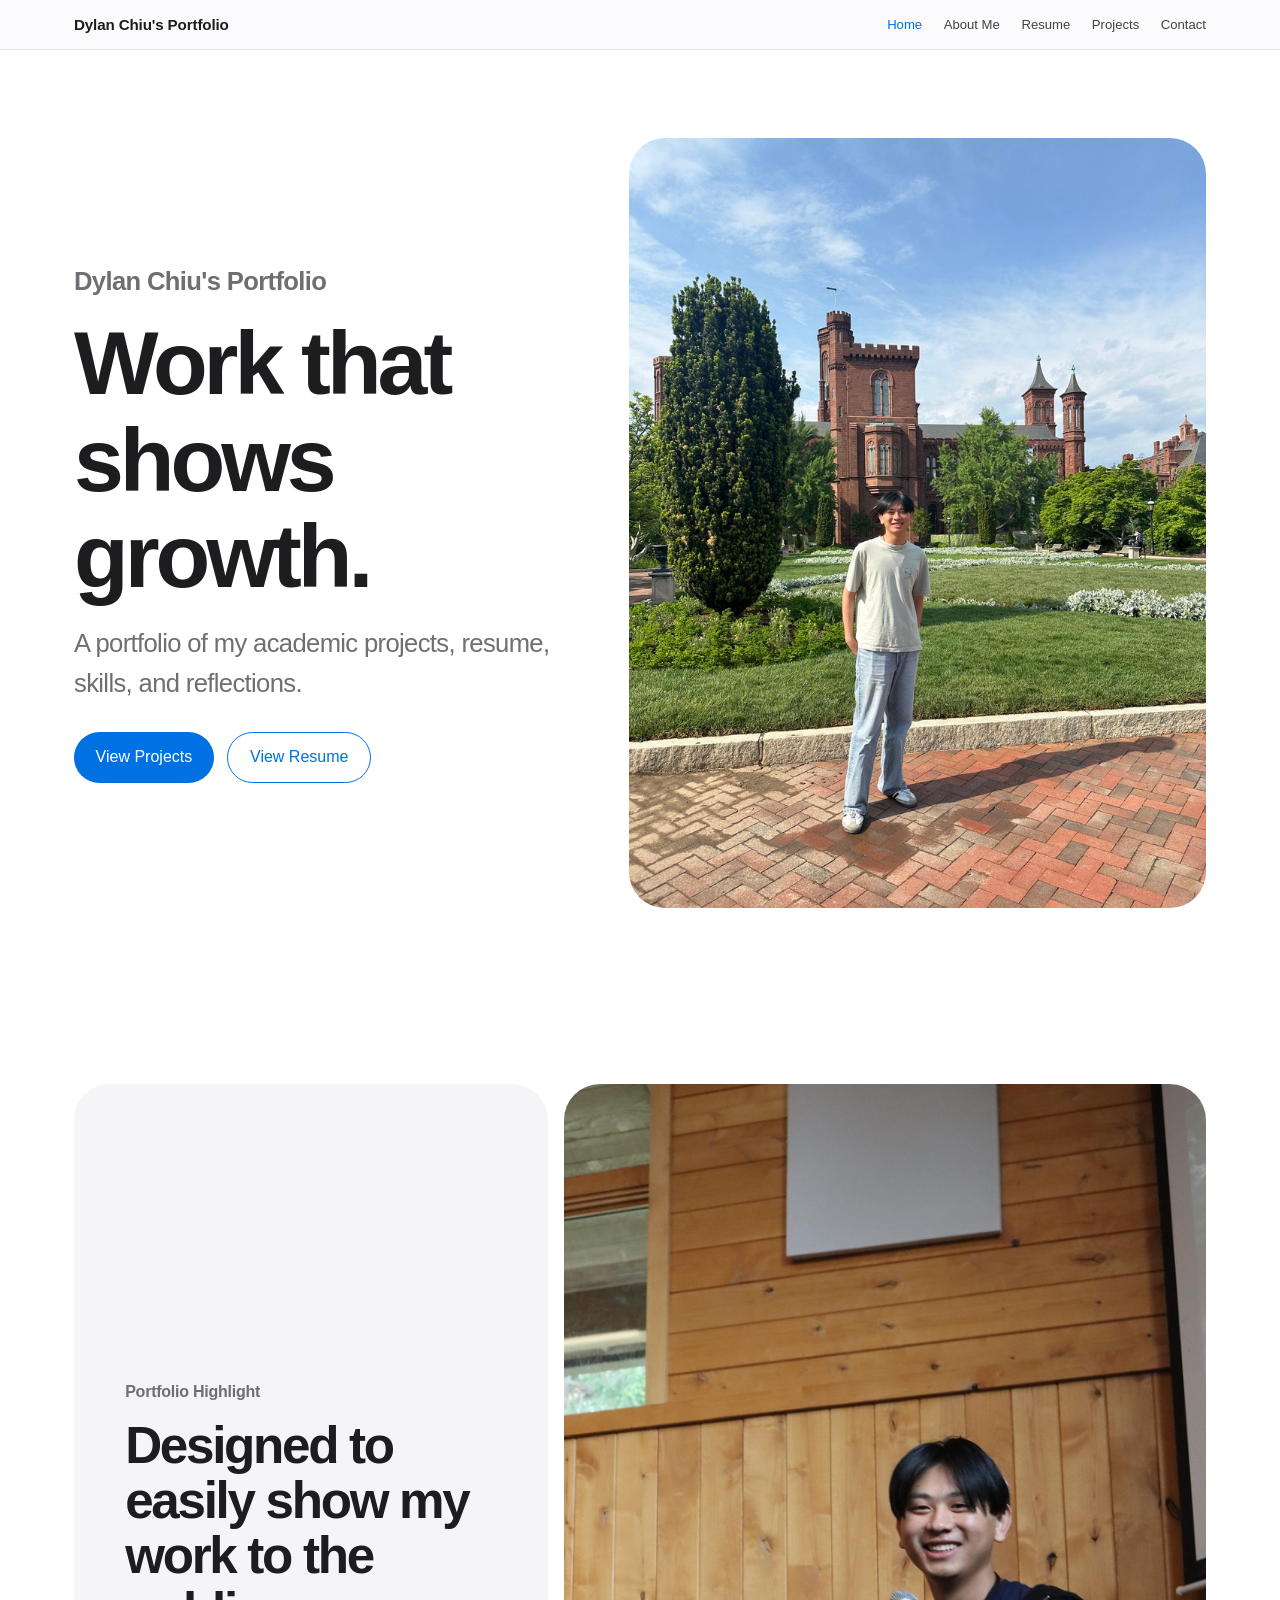
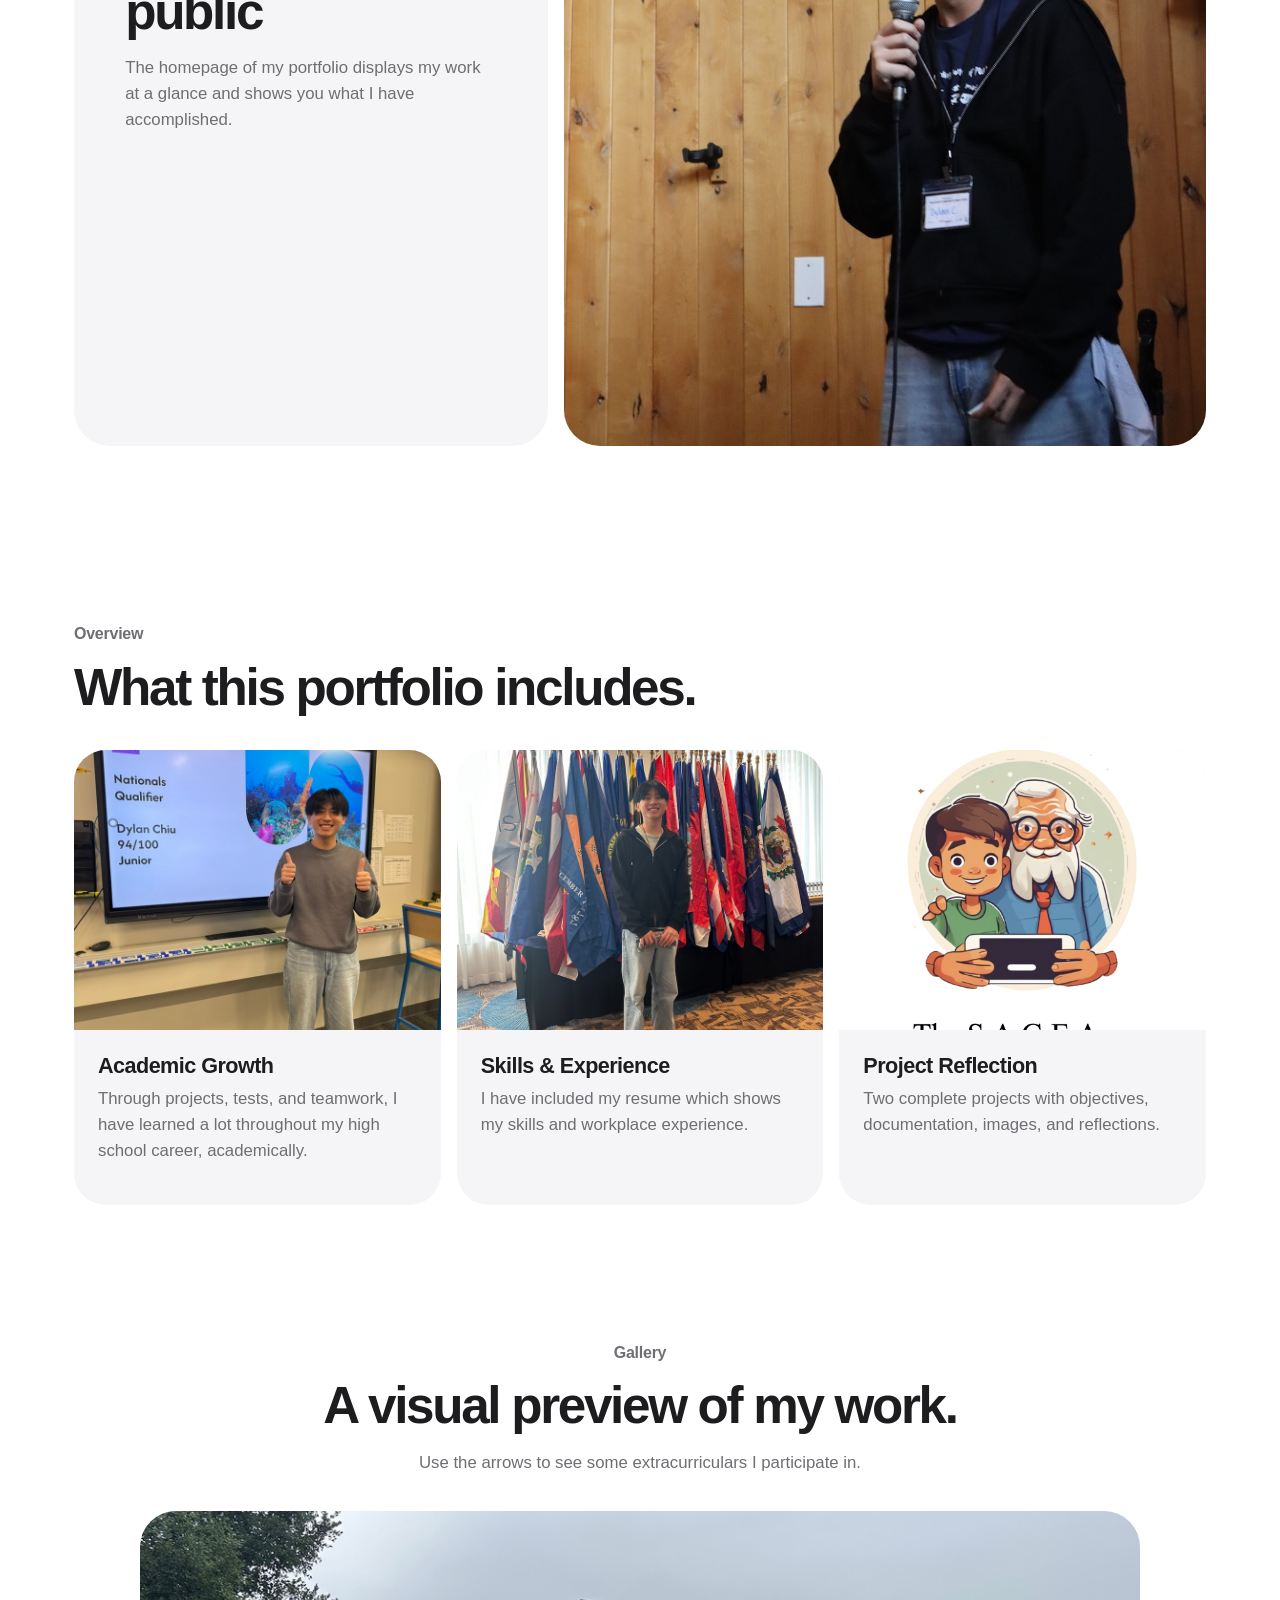
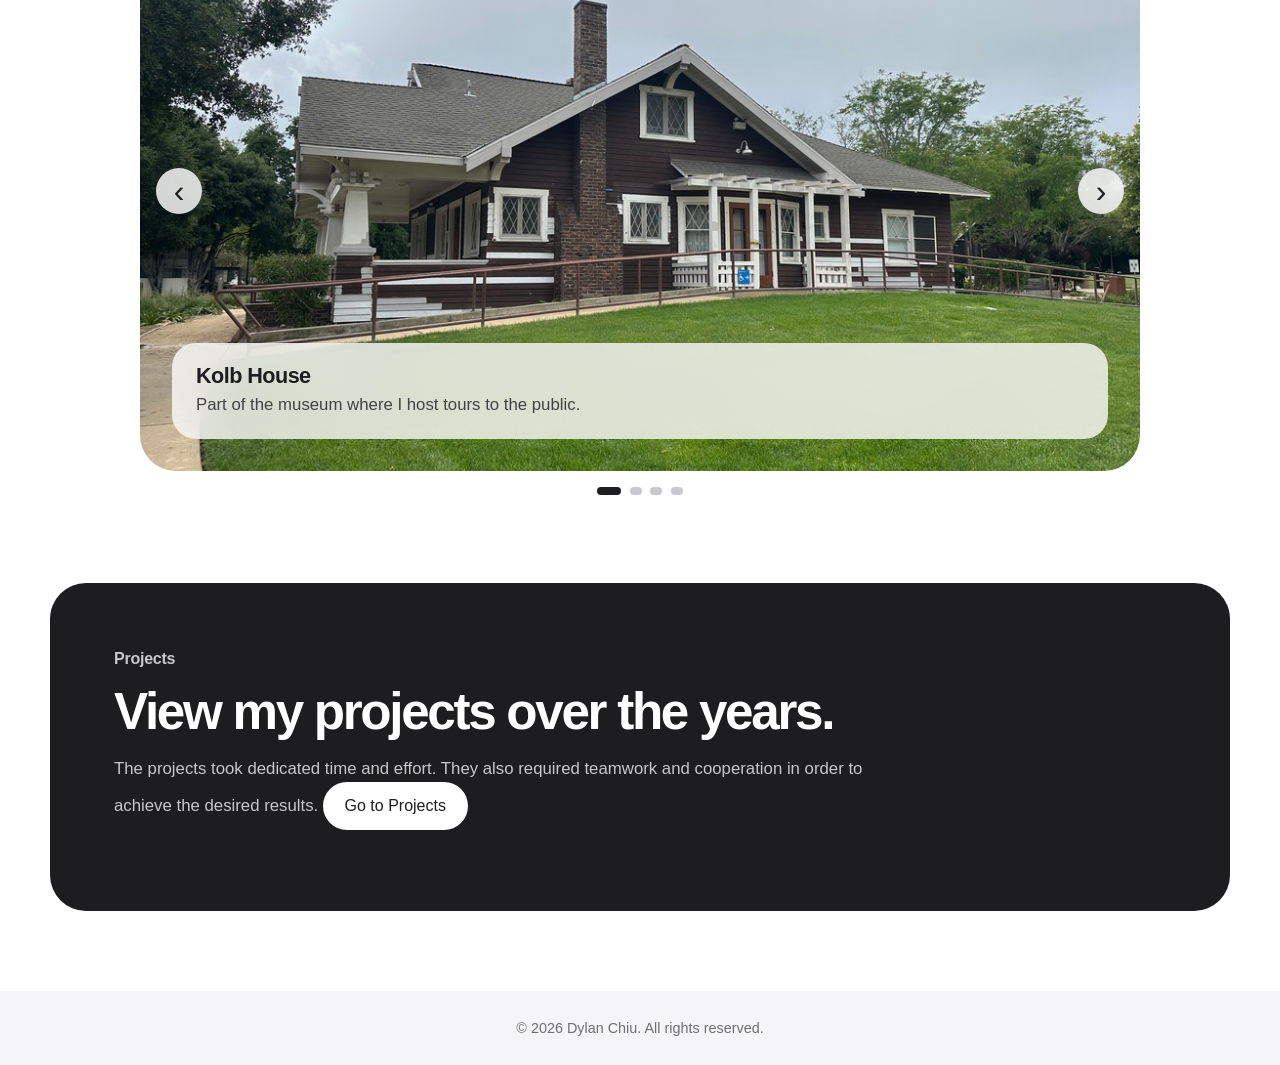
<file: index.html>
<!DOCTYPE html>
<html lang="en">
<head>
  <meta charset="UTF-8" />
  <meta name="viewport" content="width=device-width, initial-scale=1.0" />
  <title>Dylan Chiu's | Portfolio</title>
  <link rel="stylesheet" href="styles.css" />
</head>
<body>
  <header class="site-header">
    <nav class="navbar">
      <a href="index.html" class="site-name">Dylan Chiu's Portfolio</a>

      <button class="menu-toggle" id="menuToggle" aria-label="Open navigation menu">
        ☰
      </button>

      <ul class="nav-links" id="navLinks">
        <li><a href="index.html" class="active">Home</a></li>
        <li><a href="about.html">About Me</a></li>
        <li><a href="resume.html">Resume</a></li>
        <li><a href="projects.html">Projects</a></li>
        <li><a href="contact.html">Contact</a></li>
      </ul>
    </nav>
  </header>

  <main>
    <section class="hero home-hero">
      <div class="hero-text">
        <p class="eyebrow">Dylan Chiu's Portfolio</p>
        <h1>Work that shows growth.</h1>
        <p>
          A  portfolio of my academic projects, resume, skills, and reflections.
        </p>
        <div class="hero-buttons">
          <a href="projects.html" class="button primary-button">View Projects</a>
          <a href="resume.html" class="button secondary-button">View Resume</a>
        </div>
      </div>

      <div class="hero-image-card">
        <img
          src="images/home-hero.jpeg"
          alt="Main portfolio visual placeholder"
          class="hero-main-image"
        />
      </div>
    </section>

    <section class="section feature-showcase">
      <div class="feature-text">
        <p class="eyebrow">Portfolio Highlight</p>
        <h2>Designed to easily show my work to the public</h2>
        <p>
          The homepage of my portfolio displays my work at a glance and shows you what I have accomplished.
        </p>
      </div>

      <div class="wide-image-card">
        <img
          src="images/home-feature.jpeg"
          alt="Featured portfolio image placeholder"
          class="wide-image"
        />
      </div>
    </section>

    <section class="section">
      <div class="section-heading">
        <p class="eyebrow">Overview</p>
        <h2>What this portfolio includes.</h2>
      </div>

      <div class="image-card-grid">
        <article class="image-card">
          <img
            src="images/home-academic.jpeg"
            alt="Academic work placeholder"
            class="card-image"
          />
          <div class="image-card-content">
            <h3>Academic Growth</h3>
            <p>
              Through projects, tests, and teamwork, I have learned a lot throughout my high school career, academically.
            </p>
          </div>
        </article>

        <article class="image-card">
          <img
            src="images/home-resume.jpeg"
            alt="Resume and skills placeholder"
            class="card-image"
          />
          <div class="image-card-content">
            <h3>Skills & Experience</h3>
            <p>
              I have included my resume which shows my skills and workplace experience.
            </p>
          </div>
        </article>

        <article class="image-card">
          <img
            src="images/home-projects.png"
            alt="Project work placeholder"
            class="card-image"
          />
          <div class="image-card-content">
            <h3>Project Reflection</h3>
            <p>
              Two complete projects with objectives, documentation, images, and reflections.
            </p>
          </div>
        </article>
      </div>
    </section>

    <section class="section slider-section">
      <div class="section-heading centered-heading">
        <p class="eyebrow">Gallery</p>
        <h2>A visual preview of my work.</h2>
        <p>
          Use the arrows to see some extracurriculars I participate in.
        </p>
      </div>

      <div class="slider-container">
        <button class="slider-button prev-button" id="prevSlide" aria-label="Previous image">
          ‹
        </button>

        <div class="slider-window">
          <div class="slider-track" id="sliderTrack">
            <div class="slide">
              <img src="images/gallery-one.jpeg" alt="Gallery image one placeholder" />
              <div class="slide-caption">
                <h3>Kolb House</h3>
                <p>Part of the museum where I host tours to the public.</p>
              </div>
            </div>

            <div class="slide">
              <img src="images/gallery-two.jpeg" alt="Gallery image two placeholder" />
              <div class="slide-caption">
                <h3>Dublin Archives</h3>
                <p>A social media account I created to publicize my work to showcase artifacts of Dublin's history.</p>
              </div>
            </div>

            <div class="slide">
              <img src="images/gallery-three.jpeg" alt="Gallery image three placeholder" />
              <div class="slide-caption">
                <h3>Soccer</h3>
                <p>Being on the soccer team at EHS for three years developed my teamwork skills.</p>
              </div>
            </div>

            <div class="slide">
              <img src="images/gallery-four.jpeg" alt="Gallery image four placeholder" />
              <div class="slide-caption">
                <h3>Cross Country</h3>
                <p>Cross country allowed me to meet new people and form new connections in my freshmen year.</p>
              </div>
            </div>
          </div>
        </div>

        <button class="slider-button next-button" id="nextSlide" aria-label="Next image">
          ›
        </button>
      </div>

      <div class="slider-dots" id="sliderDots">
        <button class="dot active" aria-label="Go to slide 1"></button>
        <button class="dot" aria-label="Go to slide 2"></button>
        <button class="dot" aria-label="Go to slide 3"></button>
        <button class="dot" aria-label="Go to slide 4"></button>
      </div>
    </section>

    <section class="section highlight-section">
      <div>
        <p class="eyebrow">Projects</p>
        <h2>View my projects over the years.</h2>
        <p>
          The projects took dedicated time and effort. They  also required teamwork and cooperation in order to achieve the desired results.
      <a href="projects.html" class="button primary-button">Go to Projects</a>
    </section>
  </main>

  <footer class="footer">
    <p>&copy; 2026 Dylan Chiu. All rights reserved.</p>
  </footer>

  <script src="script.js"></script>
</body>
</html>
</file>
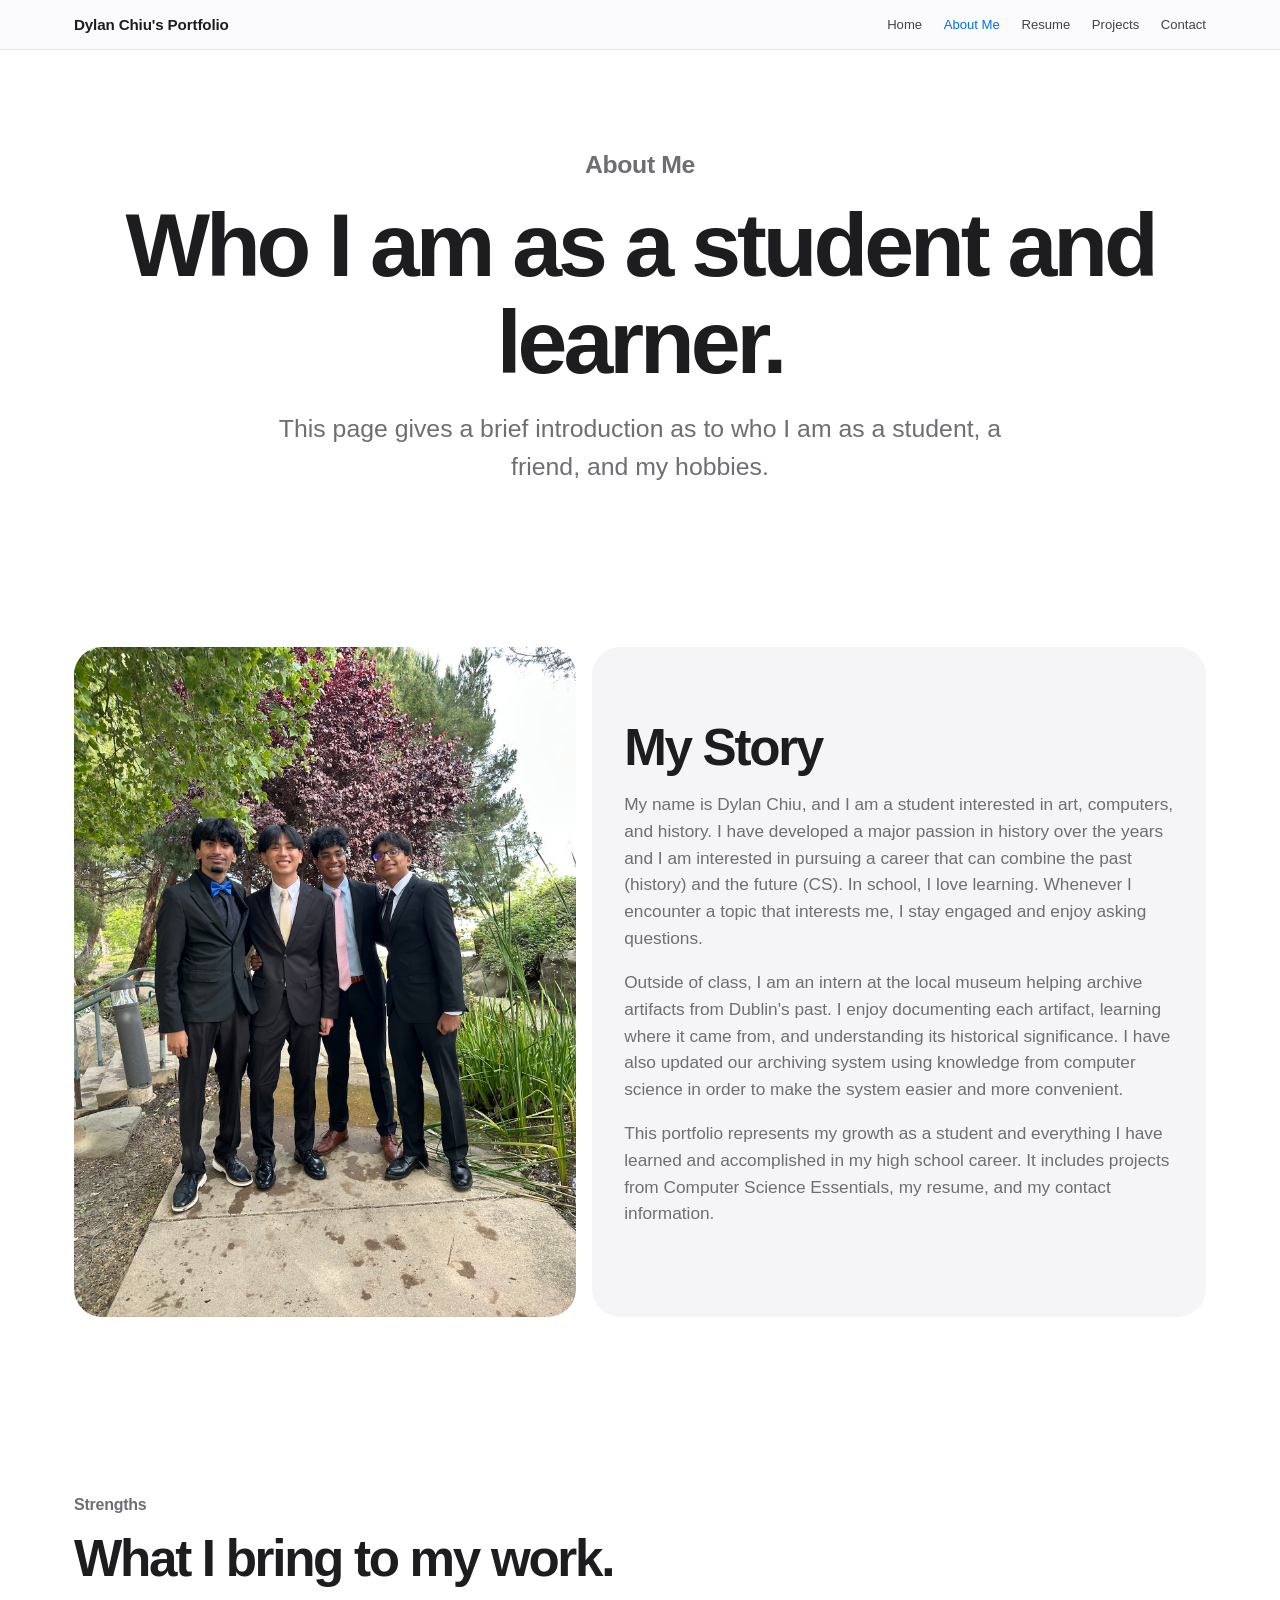
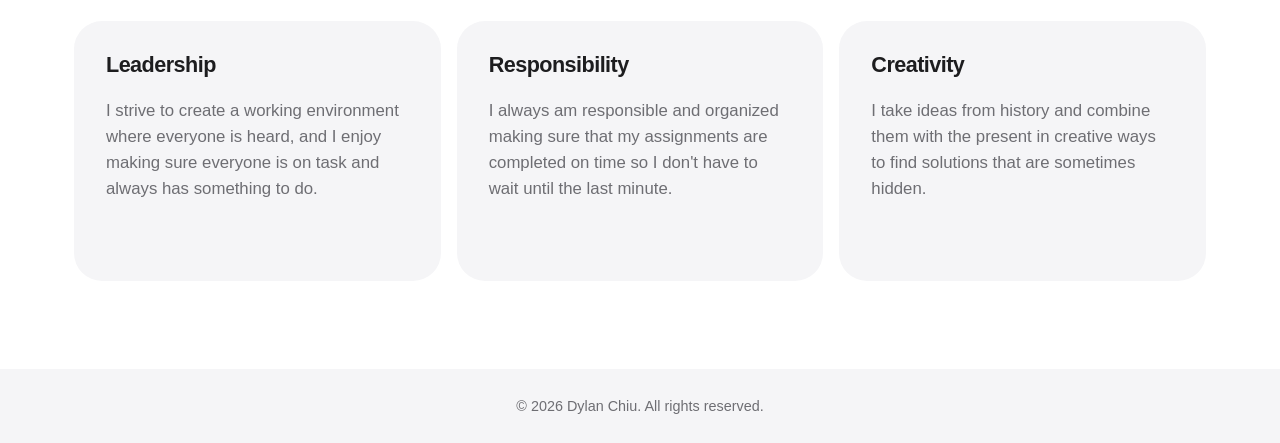
<file: about.html>
<!DOCTYPE html>
<html lang="en">
<head>
  <meta charset="UTF-8" />
  <meta name="viewport" content="width=device-width, initial-scale=1.0" />
  <title>About Me | Dylan Chiu's Portfolio</title>
  <link rel="stylesheet" href="styles.css" />
</head>
<body>
  <header class="site-header">
    <nav class="navbar">
      <a href="index.html" class="site-name">Dylan Chiu's Portfolio</a>

      <button class="menu-toggle" id="menuToggle" aria-label="Open navigation menu">
        ☰
      </button>

      <ul class="nav-links" id="navLinks">
        <li><a href="index.html">Home</a></li>
        <li><a href="about.html" class="active">About Me</a></li>
        <li><a href="resume.html">Resume</a></li>
        <li><a href="projects.html">Projects</a></li>
        <li><a href="contact.html">Contact</a></li>
      </ul>
    </nav>
  </header>

  <main>
    <section class="page-header">
      <p class="eyebrow">About Me</p>
      <h1>Who I am as a student and learner.</h1>
      <p>
        This page gives a brief introduction as to who I am as a student, a friend, and my hobbies.
      </p>
    </section>

    <section class="section two-column-layout">
      <div>
        <img
          src="images/profile-placeholder.jpeg"
          alt="Profile placeholder"
          class="profile-image"
        />
      </div>

      <div class="content-block">
        <h2>My Story</h2>
        <p>
          My name is Dylan Chiu, and I am a student interested in
          art, computers, and history. I have developed a major passion in history over the years and I am interested in pursuing a career that can combine the past (history) and the future (CS). In school, I love learning. Whenever I encounter a topic that interests me, I stay engaged and enjoy asking questions.
        </p>

        <p>
          Outside of class, I am an intern at the local museum helping archive artifacts from Dublin's past. I enjoy documenting each artifact, learning where it came from, and understanding its historical significance. I have also updated our archiving system using knowledge from computer science in order to make the system easier and more convenient.
        </p>

        <p>
          This portfolio represents my growth as a student and everything I have learned and accomplished in my high school career. It includes projects from Computer Science Essentials, my resume, and my contact information.
      </div>
    </section>

    <section class="section">
      <div class="section-heading">
        <p class="eyebrow">Strengths</p>
        <h2>What I bring to my work.</h2>
      </div>

      <div class="three-column-grid">
        <article class="card">
          <h3>Leadership</h3>
          <p>
            I strive to create a working environment where everyone is heard, and I enjoy making sure everyone is on task and always has something to do.
          </p>
        </article>

        <article class="card">
          <h3>Responsibility</h3>
          <p>
            I always am responsible and organized making sure that my assignments are completed on time so I don't have to wait until the last minute.
          </p>
        </article>

        <article class="card">
          <h3>Creativity</h3>
          <p>
            I take ideas from history and combine them with the present in creative ways to find solutions that are sometimes hidden.
          </p>
        </article>
      </div>
    </section>
  </main>

  <footer class="footer">
    <p>&copy; 2026 Dylan Chiu. All rights reserved.</p>
  </footer>

  <script src="script.js"></script>
</body>
</html>
</file>
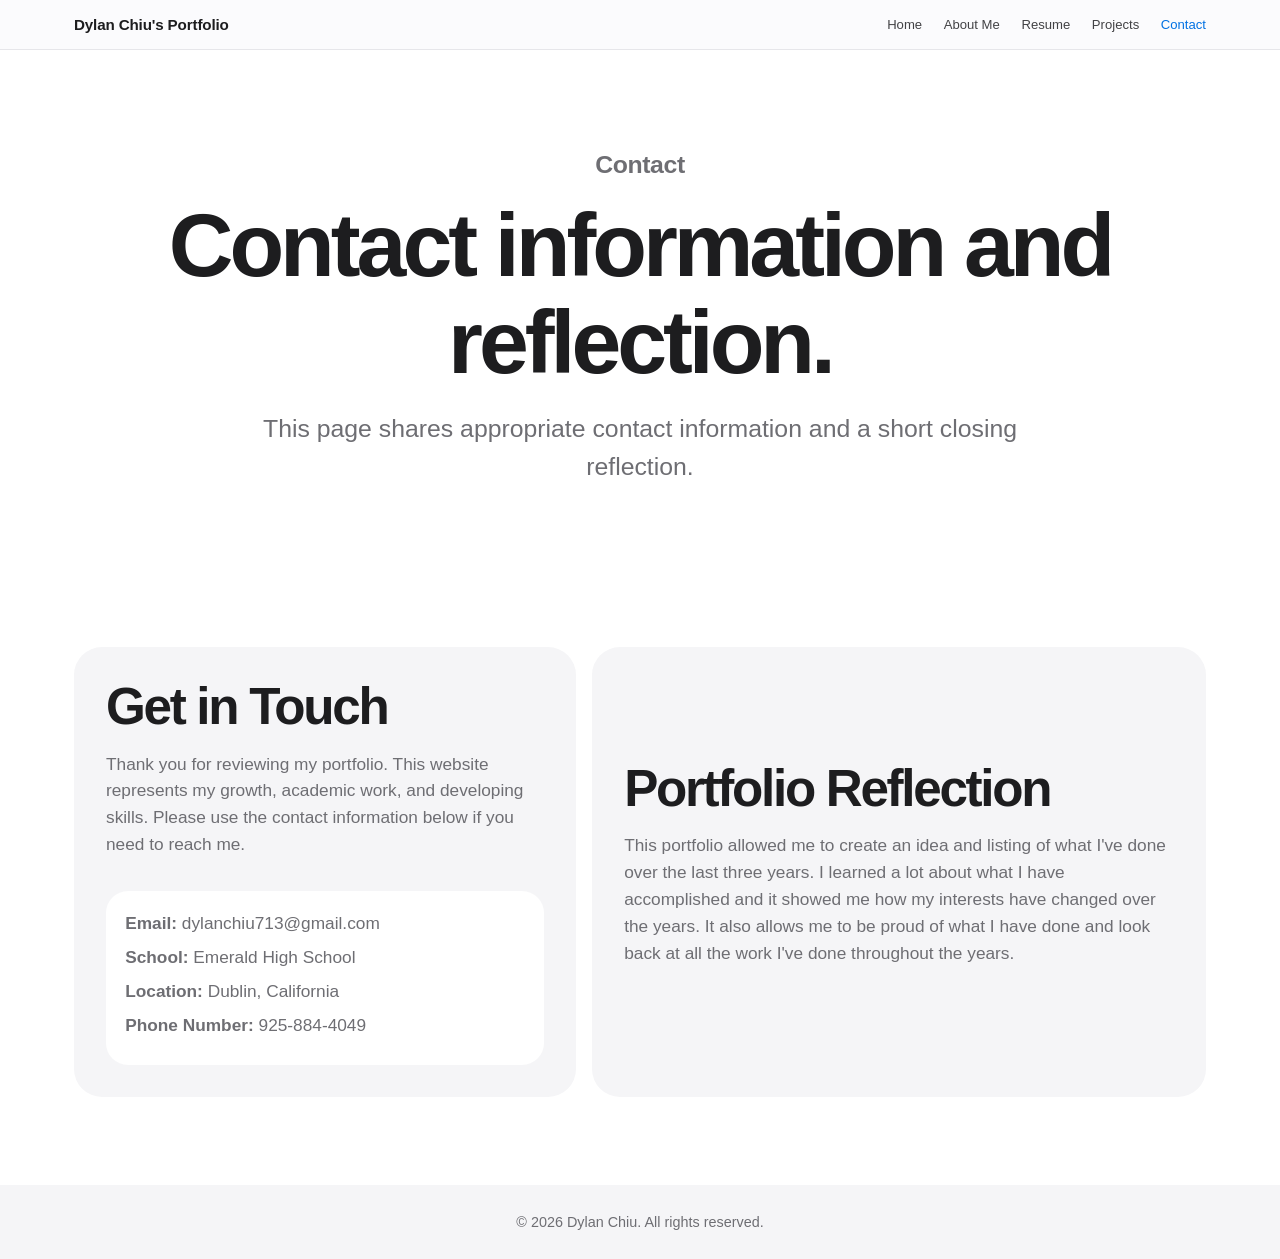
<file: contact.html>
<!DOCTYPE html>
<html lang="en">
<head>
  <meta charset="UTF-8" />
  <meta name="viewport" content="width=device-width, initial-scale=1.0" />
  <title>Contact | Dylan Chiu's Portfolio</title>
  <link rel="stylesheet" href="styles.css" />
</head>
<body>
  <header class="site-header">
    <nav class="navbar">
      <a href="index.html" class="site-name">Dylan Chiu's Portfolio</a>

      <button class="menu-toggle" id="menuToggle" aria-label="Open navigation menu">
        ☰
      </button>

      <ul class="nav-links" id="navLinks">
        <li><a href="index.html">Home</a></li>
        <li><a href="about.html">About Me</a></li>
        <li><a href="resume.html">Resume</a></li>
        <li><a href="projects.html">Projects</a></li>
        <li><a href="contact.html" class="active">Contact</a></li>
      </ul>
    </nav>
  </header>

  <main>
    <section class="page-header">
      <p class="eyebrow">Contact</p>
      <h1>Contact information and reflection.</h1>
      <p>
        This page shares appropriate contact information and a short closing reflection.
      </p>
    </section>

    <section class="section two-column-layout">
      <div class="content-block">
        <h2>Get in Touch</h2>
        <p>
          Thank you for reviewing my portfolio. This website represents my growth,
          academic work, and developing skills. Please use the contact information
          below if you need to reach me.
        </p>

        <div class="contact-list">
          <p><strong>Email:</strong> dylanchiu713@gmail.com</p>
          <p><strong>School:</strong> Emerald High School</p>
          <p><strong>Location:</strong> Dublin, California</p>
          <p><strong>Phone Number:</strong> 925-884-4049</p>

        </div>
      </div>

      <div class="content-block">
        <h2>Portfolio Reflection</h2>
        <p>
          This portfolio allowed me to create an idea and listing of what I've done over the last three years. I learned a lot about what I have accomplished and it showed me how my interests have changed over the years. It also allows me to be proud of what I have done and look back at all the work I've done throughout the years.
        </p>
      </div>
    </section>
  </main>

  <footer class="footer">
    <p>&copy; 2026 Dylan Chiu. All rights reserved.</p>
  </footer>

  <script src="script.js"></script>
</body>
</html>
</file>
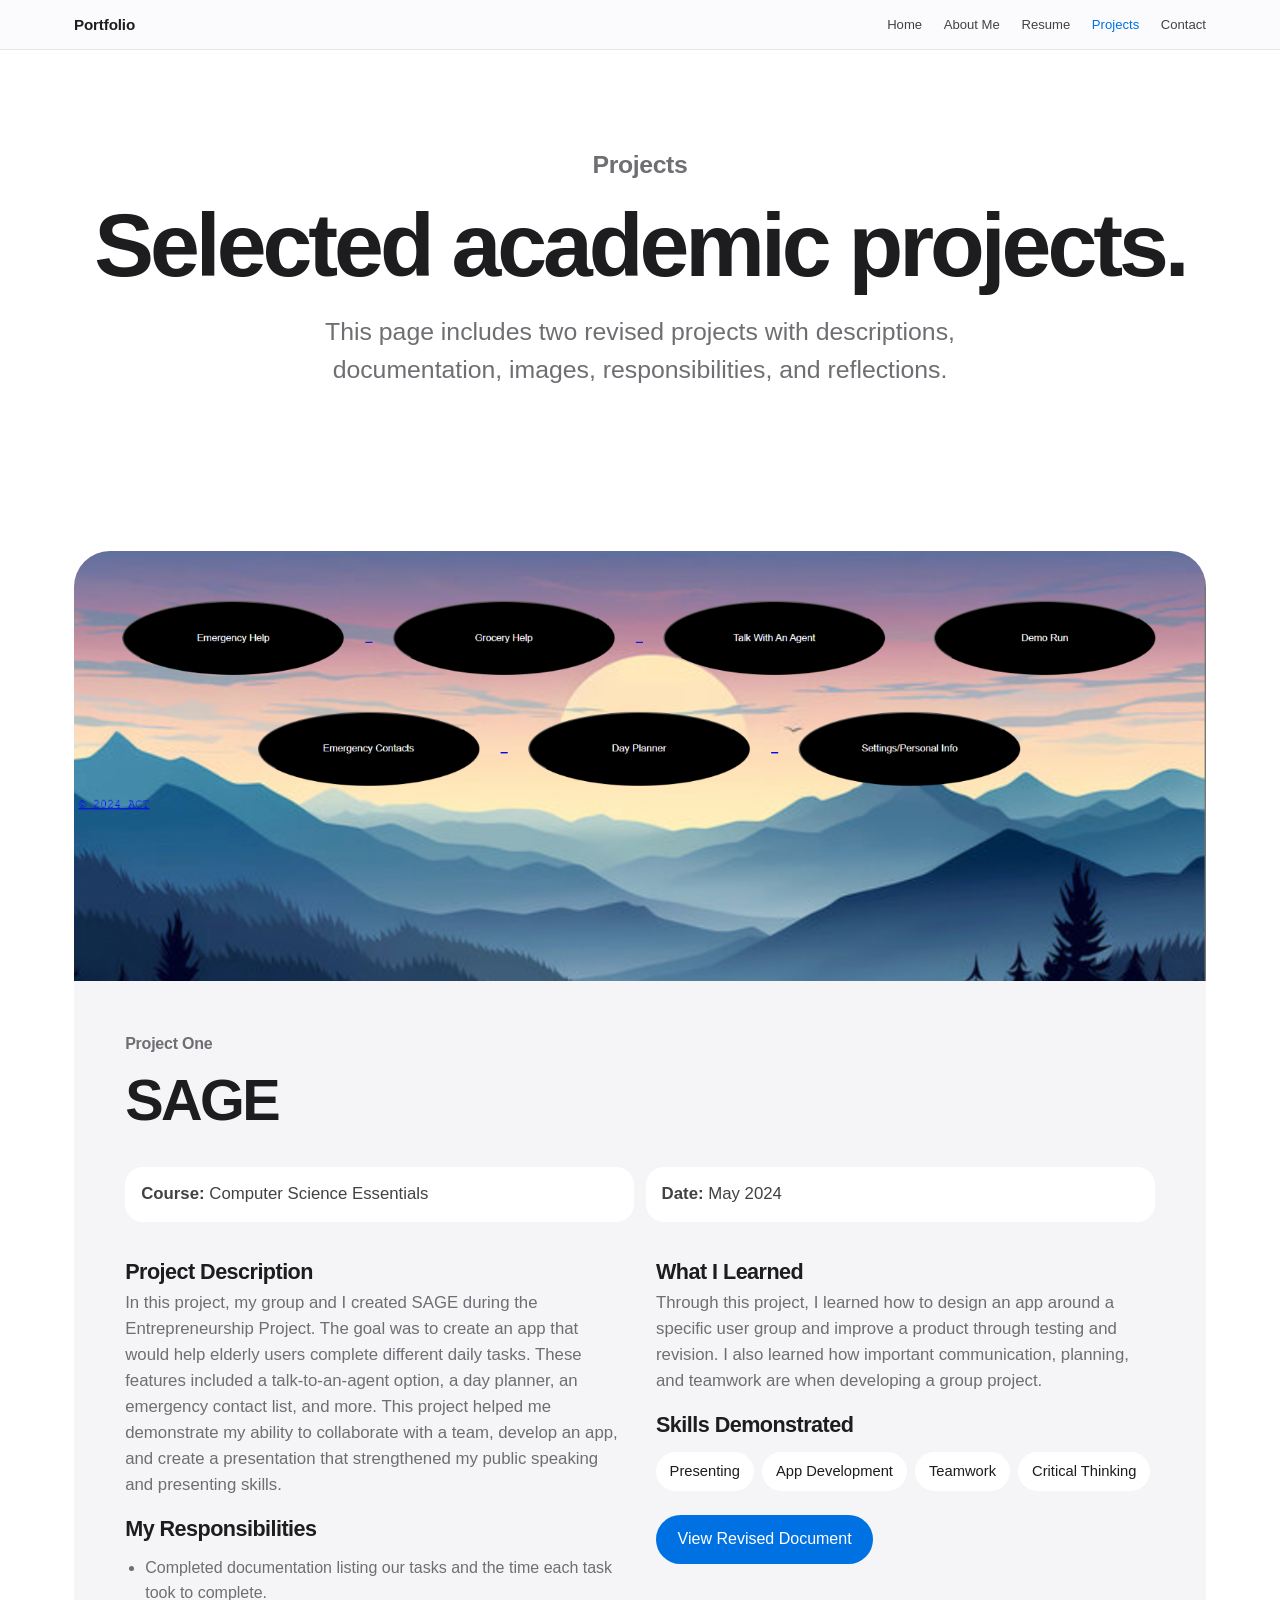
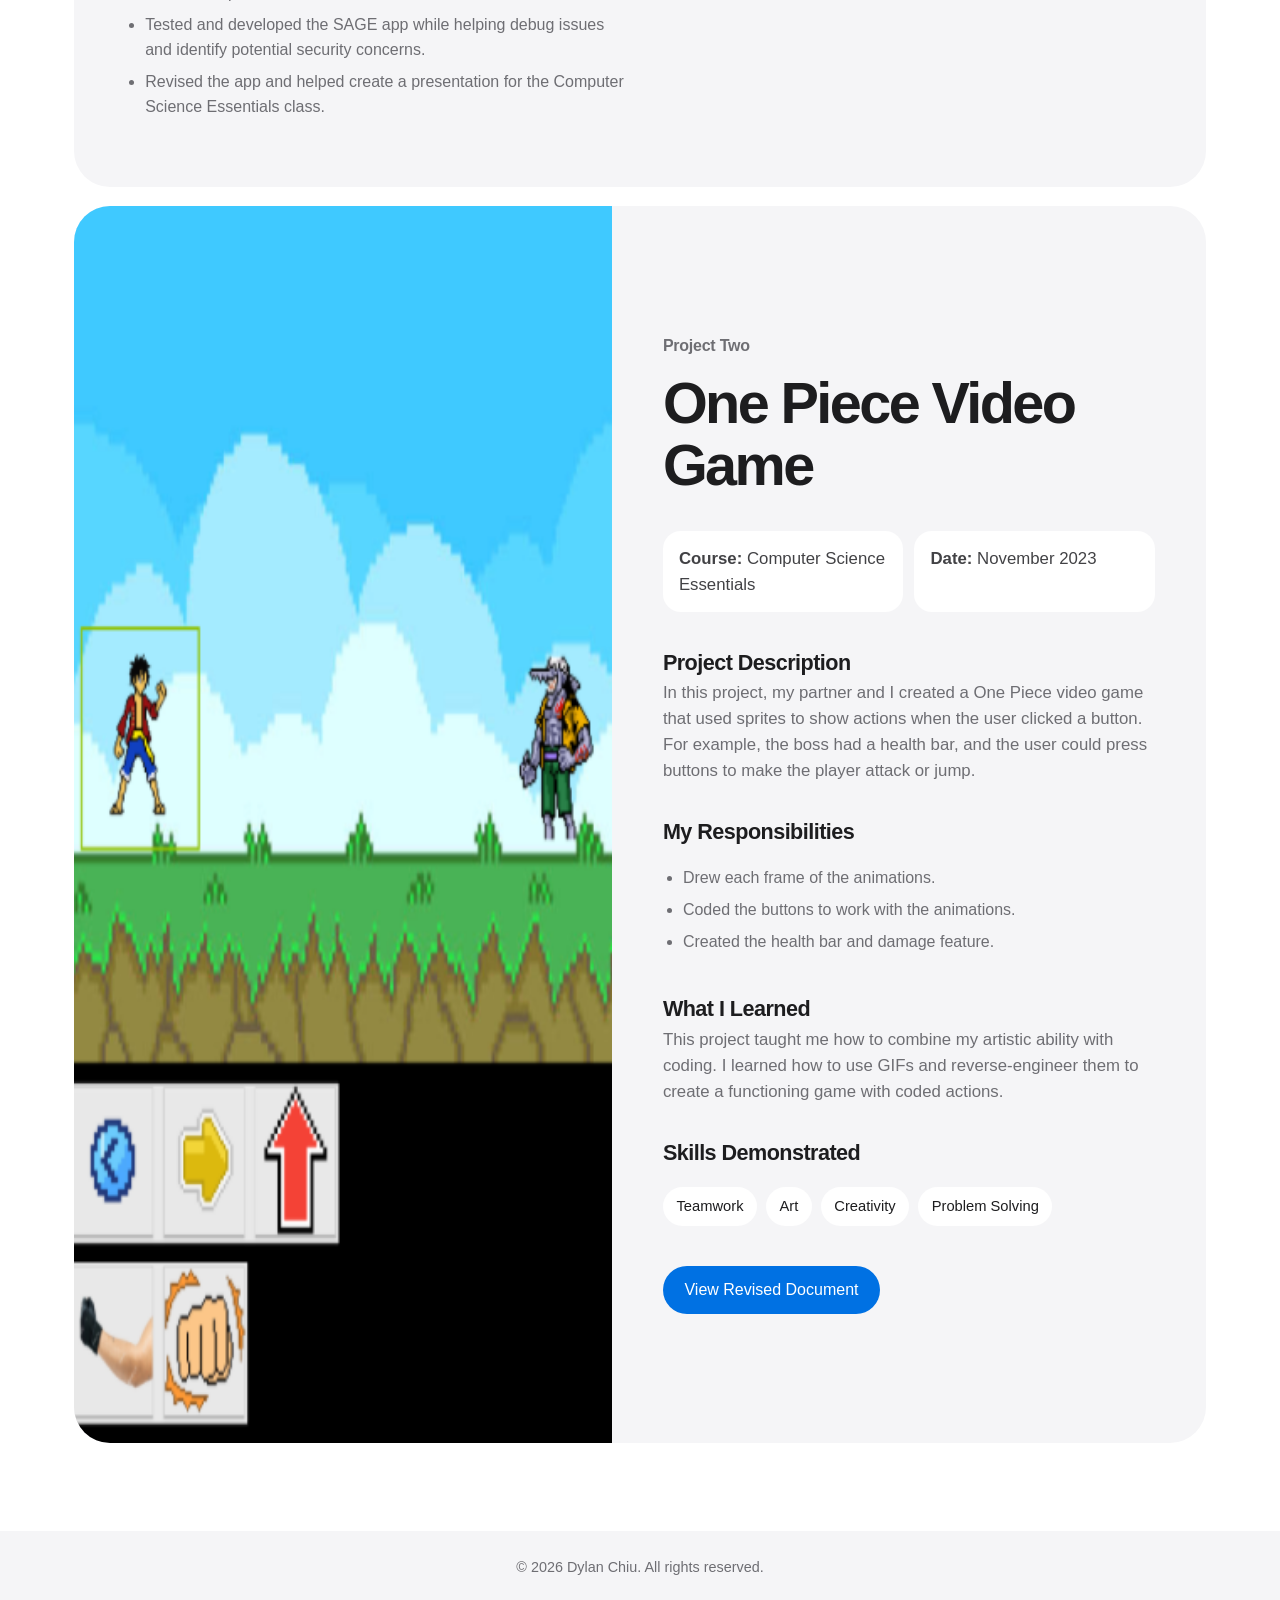
<file: projects.html>
<!DOCTYPE html>
<html lang="en">
<head>
  <meta charset="UTF-8" />
  <meta name="viewport" content="width=device-width, initial-scale=1.0" />
  <title>Projects | Dylan Chiu's Portfolio</title>
  <link rel="stylesheet" href="styles.css" />
</head>
<body>
  <header class="site-header">
    <nav class="navbar">
      <a href="index.html" class="site-name">Portfolio</a>

      <button class="menu-toggle" id="menuToggle" aria-label="Open navigation menu">
        ☰
      </button>

      <ul class="nav-links" id="navLinks">
        <li><a href="index.html">Home</a></li>
        <li><a href="about.html">About Me</a></li>
        <li><a href="resume.html">Resume</a></li>
        <li><a href="projects.html" class="active">Projects</a></li>
        <li><a href="contact.html">Contact</a></li>
      </ul>
    </nav>
  </header>

  <main>
    <section class="page-header">
      <p class="eyebrow">Projects</p>
      <h1>Selected academic projects.</h1>
      <p>
        This page includes two revised projects with descriptions, documentation, images, responsibilities, and reflections.
      </p>
    </section>

    <section class="section project-list">

      <!-- Project One: SAGE -->
      <article class="project-card project-card-horizontal">
        <div class="project-horizontal-image-wrapper">
          <img
            src="images/project-one.png"
            alt="SAGE app project image"
            class="project-horizontal-image"
          />
        </div>

        <div class="project-content project-horizontal-content">
          <p class="eyebrow">Project One</p>
          <h2>SAGE</h2>

          <div class="project-meta">
            <p><strong>Course:</strong> Computer Science Essentials</p>
            <p><strong>Date:</strong> May 2024</p>
          </div>

          <div class="project-text-grid">
            <div>
              <h3>Project Description</h3>
              <p>
                In this project, my group and I created SAGE during the Entrepreneurship
                Project. The goal was to create an app that would help elderly users
                complete different daily tasks. These features included a talk-to-an-agent
                option, a day planner, an emergency contact list, and more. This project
                helped me demonstrate my ability to collaborate with a team, develop an app,
                and create a presentation that strengthened my public speaking and
                presenting skills.
              </p>

              <h3>My Responsibilities</h3>
              <ul>
                <li>Completed documentation listing our tasks and the time each task took to complete.</li>
                <li>Tested and developed the SAGE app while helping debug issues and identify potential security concerns.</li>
                <li>Revised the app and helped create a presentation for the Computer Science Essentials class.</li>
              </ul>
            </div>

            <div>
              <h3>What I Learned</h3>
              <p>
                Through this project, I learned how to design an app around a specific
                user group and improve a product through testing and revision. I also
                learned how important communication, planning, and teamwork are when
                developing a group project.
              </p>

              <h3>Skills Demonstrated</h3>
              <ul class="tag-list">
                <li>Presenting</li>
                <li>App Development</li>
                <li>Teamwork</li>
                <li>Critical Thinking</li>
              </ul>

              <div class="project-links">
                <a href="https://docs.google.com/document/d/1SyCjMg2Ti-rNEudn5_RlCIrzYmKENAUJON-T7nCP954/edit?usp=sharing" class="button primary-button" target="_blank">
                  View Revised Document
                </a>

              </div>
            </div>
          </div>
        </div>
      </article>

      <!-- Project Two -->
      <article class="project-card">
        <div class="project-image-wrapper">
          <img
            src="images/project-two.png"
            alt="Project Two image"
            class="project-image"
          />
        </div>

        <div class="project-content">
          <p class="eyebrow">Project Two</p>
          <h2>One Piece Video Game</h2>

          <div class="project-meta">
            <p><strong>Course:</strong> Computer Science Essentials</p>
            <p><strong>Date:</strong> November 2023</p>
          </div>

          <h3>Project Description</h3>
          <p>
In this project, my partner and I created a One Piece video game that used sprites to show actions when the user clicked a button. For example, the boss had a health bar, and the user could press buttons to make the player attack or jump.          </p>

          <h3>My Responsibilities</h3>
          <ul>
            <li>Drew each frame of the animations.</li>
            <li>Coded the buttons to work with the animations.</li>
            <li>Created the health bar and damage feature.</li>
          </ul>

          <h3>What I Learned</h3>
          <p>
This project taught me how to combine my artistic ability with coding. I learned how to use GIFs and reverse-engineer them to create a functioning game with coded actions.          </p>

          <h3>Skills Demonstrated</h3>
          <ul class="tag-list">
            <li>Teamwork</li>
            <li>Art</li>
            <li>Creativity</li>
            <li>Problem Solving</li>
          </ul>

          <div class="project-links">
            <a href="https://docs.google.com/document/d/1eMRsFIINPYMX4kIxkxW24lmvuMh7jds_mY-bDiMNJLs/edit?usp=sharing" class="button primary-button" target="_blank">
              View Revised Document
            </a>

          </div>
        </div>
      </article>

    </section>
  </main>

  <footer class="footer">
    <p>&copy; 2026 Dylan Chiu. All rights reserved.</p>
  </footer>

  <script src="script.js"></script>
</body>
</html>
</file>
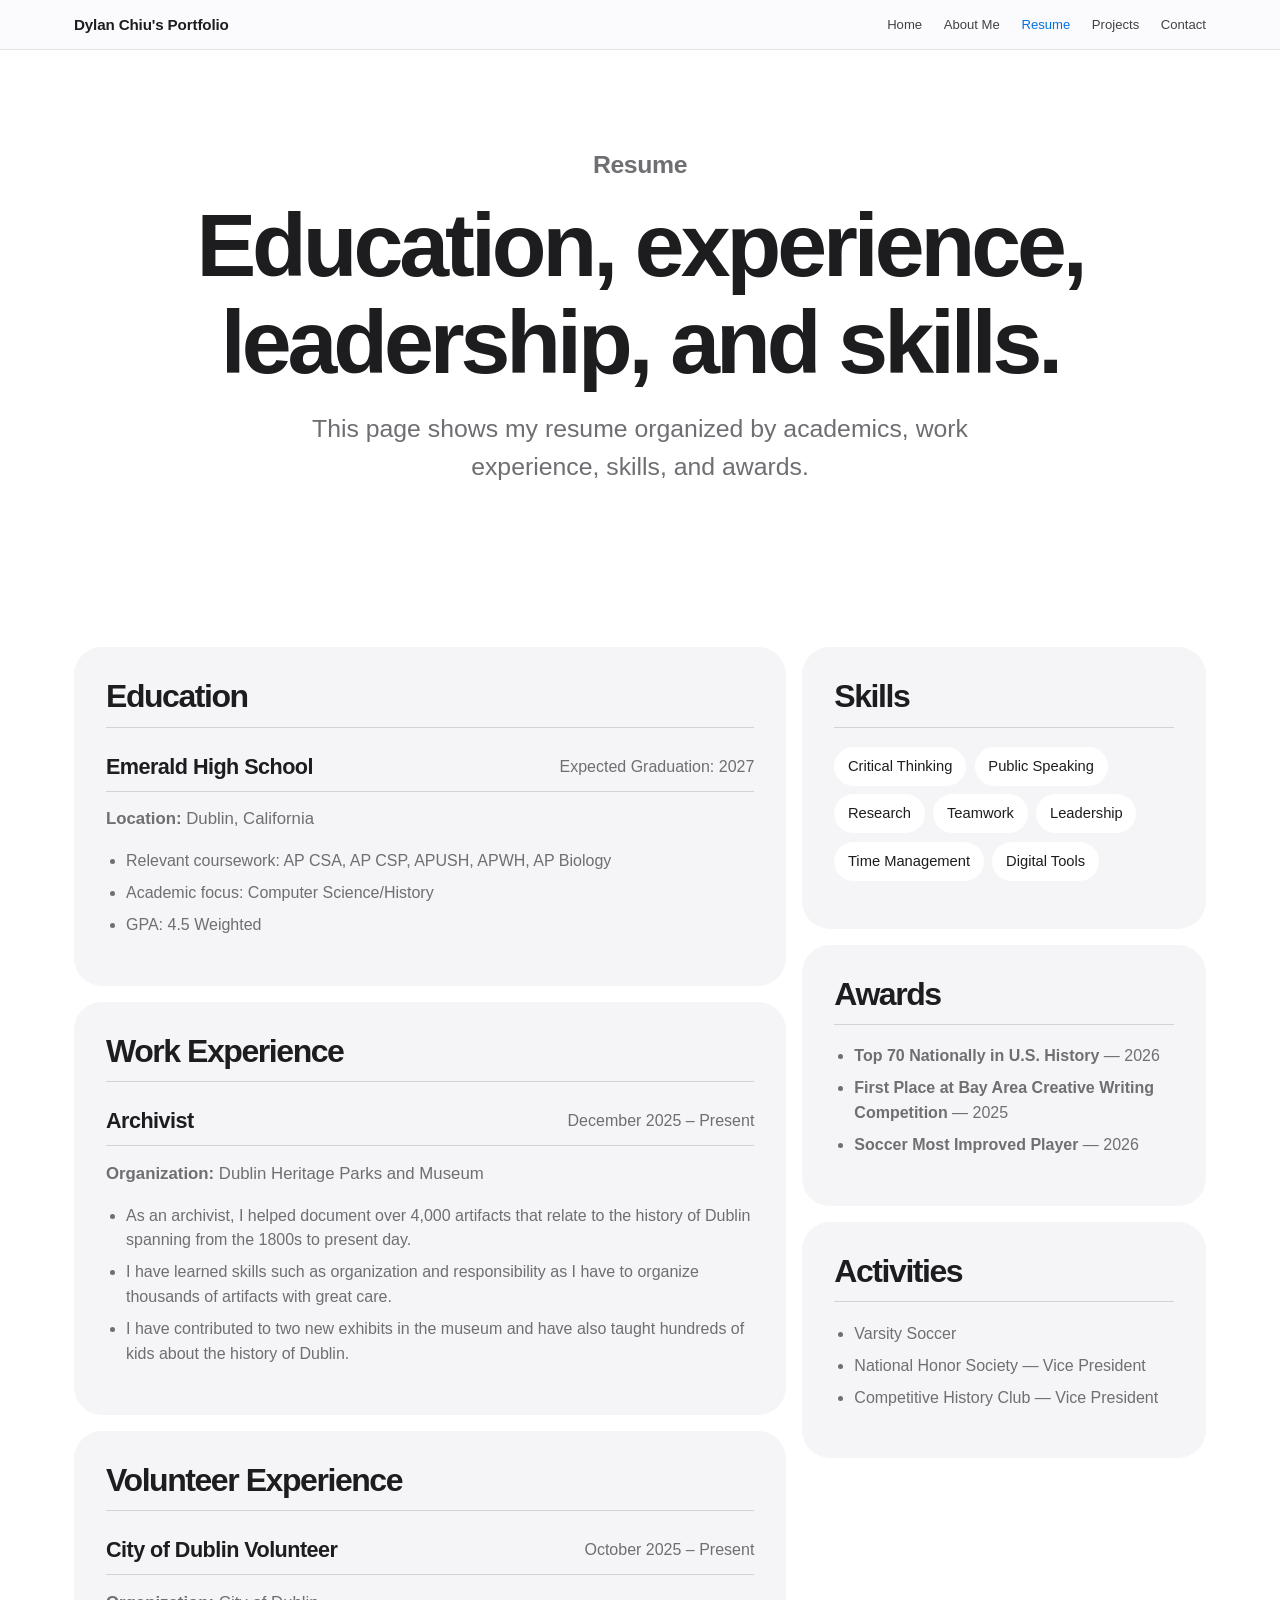
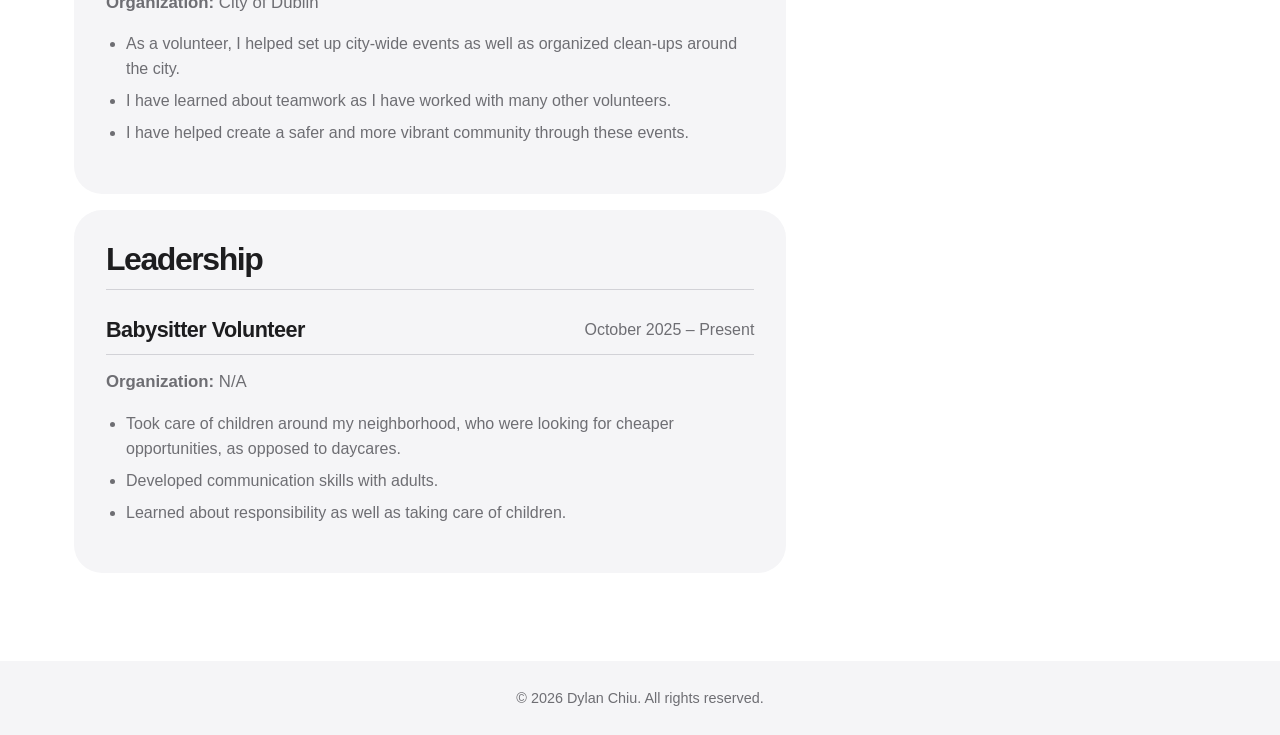
<file: resume.html>
<!DOCTYPE html>
<html lang="en">
<head>
  <meta charset="UTF-8" />
  <meta name="viewport" content="width=device-width, initial-scale=1.0" />
  <title>Resume | Dylan Chiu's Portfolio</title>
  <link rel="stylesheet" href="styles.css" />
</head>
<body>
  <header class="site-header">
    <nav class="navbar">
      <a href="index.html" class="site-name">Dylan Chiu's Portfolio</a>

      <button class="menu-toggle" id="menuToggle" aria-label="Open navigation menu">
        ☰
      </button>

      <ul class="nav-links" id="navLinks">
        <li><a href="index.html">Home</a></li>
        <li><a href="about.html">About Me</a></li>
        <li><a href="resume.html" class="active">Resume</a></li>
        <li><a href="projects.html">Projects</a></li>
        <li><a href="contact.html">Contact</a></li>
      </ul>
    </nav>
  </header>

  <main>
    <section class="page-header">
      <p class="eyebrow">Resume</p>
      <h1>Education, experience, leadership, and skills.</h1>
      <p>
        This page shows my resume organized by academics, work experience, skills, and awards.
      </p>
    </section>

    <section class="section resume-layout">
      <div class="resume-main">
        <section class="resume-section">
          <h2>Education</h2>

          <article class="resume-entry">
            <div class="resume-entry-header">
              <h3>Emerald High School</h3>
              <span>Expected Graduation: 2027</span>
            </div>
            <p><strong>Location:</strong> Dublin, California</p>
            <ul>
              <li>Relevant coursework: AP CSA, AP CSP, APUSH, APWH, AP Biology</li>
              <li>Academic focus: Computer Science/History</li>
              <li>GPA: 4.5 Weighted</li>
            </ul>
          </article>
        </section>

        <section class="resume-section">
          <h2>Work Experience</h2>

          <article class="resume-entry">
            <div class="resume-entry-header">
              <h3>Archivist</h3>
              <span>December 2025 – Present</span>
            </div>
            <p><strong>Organization:</strong> Dublin Heritage Parks and Museum</p>
            <ul>
              <li>As an archivist, I helped document over 4,000 artifacts that relate to the history of Dublin spanning from the 1800s to present day.</li>
              <li>I have learned skills such as organization and responsibility as I have to organize thousands of artifacts with great care.</li>
              <li>I have contributed to two new exhibits in the museum and have also taught hundreds of kids about the history of Dublin.</li>
            </ul>
          </article>
        </section>

        <section class="resume-section">
          <h2>Volunteer Experience</h2>

          <article class="resume-entry">
            <div class="resume-entry-header">
              <h3>City of Dublin Volunteer</h3>
              <span>October 2025 – Present</span>
            </div>
            <p><strong>Organization:</strong> City of Dublin</p>
            <ul>
              <li>As a volunteer, I helped set up city-wide events as well as organized clean-ups around the city.</li>
              <li>I have learned about teamwork as I have worked with many other volunteers.</li>
              <li>I have helped create a safer and more vibrant community through these events.</li>
            </ul>
          </article>
        </section>

        <section class="resume-section">
          <h2>Leadership</h2>

          <article class="resume-entry">
            <div class="resume-entry-header">
              <h3>Babysitter Volunteer</h3>
              <span>October 2025 – Present</span>
            </div>
            <p><strong>Organization:</strong> N/A</p>
            <ul>
              <li>Took care of children around my neighborhood, who were looking for cheaper opportunities, as opposed to daycares.</li>
              <li>Developed communication skills with adults.</li>
              <li>Learned about responsibility as well as taking care of children.</li>
            </ul>
          </article>
        </section>
      </div>

      <aside class="resume-sidebar">
        <section class="sidebar-card">
          <h2>Skills</h2>
          <ul class="tag-list">
            <li>Critical Thinking</li>
            <li>Public Speaking</li>
            <li>Research</li>
            <li>Teamwork</li>
            <li>Leadership</li>
            <li>Time Management</li>
            <li>Digital Tools</li>
          </ul>
        </section>

        <section class="sidebar-card">
          <h2>Awards</h2>
          <ul>
            <li><strong>Top 70 Nationally in U.S. History</strong> — 2026</li>
            <li><strong>First Place at Bay Area Creative Writing Competition</strong> — 2025</li>
            <li><strong>Soccer Most Improved Player</strong> — 2026</li>
          </ul>
        </section>

        <section class="sidebar-card">
          <h2>Activities</h2>
          <ul>
            <li>Varsity Soccer</li>
            <li>National Honor Society — Vice President</li>
            <li>Competitive History Club — Vice President</li>
          </ul>
        </section>
      </aside>
    </section>
  </main>

  <footer class="footer">
    <p>&copy; 2026 Dylan Chiu. All rights reserved.</p>
  </footer>

  <script src="script.js"></script>
</body>
</html>
</file>
<file: styles.css>
:root {
  --black: #1d1d1f;
  --dark-gray: #424245;
  --medium-gray: #6e6e73;
  --light-gray: #f5f5f7;
  --border-gray: #d2d2d7;
  --white: #ffffff;
  --blue: #0071e3;
  --blue-hover: #0077ed;
  --shadow: 0 18px 50px rgba(0, 0, 0, 0.08);
  --radius: 28px;
  --max-width: 1180px;
}

* {
  box-sizing: border-box;
}

html {
  scroll-behavior: smooth;
}

body {
  margin: 0;
  font-family: -apple-system, BlinkMacSystemFont, "SF Pro Display", "SF Pro Text",
    "Helvetica Neue", Arial, sans-serif;
  background: var(--white);
  color: var(--black);
  line-height: 1.55;
  -webkit-font-smoothing: antialiased;
}

img {
  max-width: 100%;
  display: block;
}

a {
  color: inherit;
}

p {
  margin-top: 0;
  color: var(--medium-gray);
  font-size: 1.05rem;
}

h1,
h2,
h3 {
  color: var(--black);
  line-height: 1.08;
  margin-top: 0;
  font-weight: 700;
  letter-spacing: -0.045em;
}

h1 {
  font-size: clamp(3rem, 7vw, 6.25rem);
  margin-bottom: 1.2rem;
}

h2 {
  font-size: clamp(2.1rem, 4vw, 4rem);
  margin-bottom: 1rem;
}

h3 {
  font-size: 1.35rem;
  letter-spacing: -0.025em;
}

ul {
  padding-left: 1.25rem;
}

li {
  color: var(--medium-gray);
  margin-bottom: 0.45rem;
}

/* Header */

.site-header {
  position: sticky;
  top: 0;
  z-index: 100;
  background: rgba(251, 251, 253, 0.82);
  backdrop-filter: saturate(180%) blur(20px);
  border-bottom: 1px solid rgba(210, 210, 215, 0.5);
}

.navbar {
  max-width: var(--max-width);
  margin: 0 auto;
  padding: 0.75rem 1.5rem;
  display: flex;
  align-items: center;
  justify-content: space-between;
}

.site-name {
  text-decoration: none;
  font-size: 0.95rem;
  font-weight: 600;
  color: var(--black);
  letter-spacing: -0.01em;
}

.nav-links {
  list-style: none;
  display: flex;
  align-items: center;
  gap: 1.35rem;
  padding: 0;
  margin: 0;
}

.nav-links li {
  margin: 0;
}

.nav-links a {
  text-decoration: none;
  color: var(--dark-gray);
  font-size: 0.82rem;
  font-weight: 400;
  transition: color 0.2s ease;
}

.nav-links a:hover,
.nav-links a.active {
  color: var(--blue);
}

.menu-toggle {
  display: none;
  border: none;
  background: transparent;
  color: var(--black);
  font-size: 1.35rem;
  cursor: pointer;
}

/* Layout */

main {
  min-height: 80vh;
}

.section,
.hero,
.page-header {
  max-width: var(--max-width);
  margin: 0 auto;
  padding: 5.5rem 1.5rem;
}

.page-header {
  text-align: center;
  padding-top: 6rem;
  padding-bottom: 3rem;
}

.page-header p {
  max-width: 760px;
  margin-left: auto;
  margin-right: auto;
  font-size: clamp(1.15rem, 2vw, 1.55rem);
}

.eyebrow {
  color: var(--medium-gray);
  text-transform: none;
  font-size: 1rem;
  font-weight: 600;
  letter-spacing: -0.015em;
  margin-bottom: 0.8rem;
}

.section-heading {
  max-width: 820px;
  margin-bottom: 2.2rem;
}

.centered-heading {
  text-align: center;
  margin-left: auto;
  margin-right: auto;
}

.centered-heading p {
  max-width: 720px;
  margin-left: auto;
  margin-right: auto;
}

/* Buttons */

.button {
  display: inline-flex;
  align-items: center;
  justify-content: center;
  text-decoration: none;
  border-radius: 999px;
  padding: 0.75rem 1.35rem;
  font-size: 1rem;
  font-weight: 500;
  transition: background 0.2s ease, color 0.2s ease, transform 0.2s ease;
}

.button:hover {
  transform: translateY(-1px);
}

.primary-button {
  background: var(--blue);
  color: white;
}

.primary-button:hover {
  background: var(--blue-hover);
}

.secondary-button {
  background: transparent;
  color: var(--blue);
  border: 1px solid var(--blue);
}

.secondary-button:hover {
  background: var(--blue);
  color: white;
}

/* Home */

.hero {
  min-height: 86vh;
  display: grid;
  grid-template-columns: 1.15fr 0.85fr;
  gap: 2rem;
  align-items: center;
}

.home-hero {
  grid-template-columns: 0.95fr 1.05fr;
}

.hero-text {
  text-align: left;
}

.hero-text p {
  max-width: 720px;
  font-size: clamp(1.2rem, 2vw, 1.65rem);
  color: var(--medium-gray);
  letter-spacing: -0.025em;
}

.hero-buttons {
  display: flex;
  gap: 0.85rem;
  flex-wrap: wrap;
  margin-top: 1.8rem;
}

.hero-image-card {
  background: var(--light-gray);
  border-radius: 36px;
  overflow: hidden;
  min-height: 540px;
}

.hero-main-image {
  width: 100%;
  height: 100%;
  min-height: 540px;
  object-fit: cover;
  background: #e8e8ed;
}

.feature-showcase {
  display: grid;
  grid-template-columns: 0.85fr 1.15fr;
  gap: 1rem;
  align-items: stretch;
}

.feature-text {
  background: var(--light-gray);
  border-radius: 36px;
  padding: clamp(2rem, 4vw, 4rem);
  display: flex;
  flex-direction: column;
  justify-content: center;
}

.wide-image-card {
  border-radius: 36px;
  overflow: hidden;
  background: #e8e8ed;
  min-height: 520px;
}

.wide-image {
  width: 100%;
  height: 100%;
  min-height: 520px;
  object-fit: cover;
}

.image-card-grid {
  display: grid;
  grid-template-columns: repeat(3, 1fr);
  gap: 1rem;
}

.image-card {
  background: var(--light-gray);
  border-radius: 32px;
  overflow: hidden;
}

.card-image {
  width: 100%;
  height: 280px;
  object-fit: cover;
  background: #e8e8ed;
}

.image-card-content {
  padding: 1.5rem;
}

.image-card-content h3 {
  margin-bottom: 0.5rem;
}

/* Cards */

.three-column-grid {
  display: grid;
  grid-template-columns: repeat(3, 1fr);
  gap: 1rem;
}

.card,
.content-block,
.sidebar-card,
.resume-section {
  background: var(--light-gray);
  border: none;
  border-radius: var(--radius);
  padding: 2rem;
  box-shadow: none;
}

.card {
  min-height: 260px;
  display: flex;
  flex-direction: column;
  justify-content: flex-start;
}

.highlight-section {
  background: var(--black);
  color: white;
  border-radius: 36px;
  padding: 4rem;
  margin-bottom: 5rem;
  display: flex;
  align-items: center;
  justify-content: space-between;
  gap: 2rem;
}

.highlight-section h2 {
  color: white;
}

.highlight-section p {
  color: #c7c7cc;
  max-width: 780px;
}

.highlight-section .primary-button {
  background: white;
  color: var(--black);
}

.highlight-section .primary-button:hover {
  background: var(--light-gray);
}

/* Slider */

.slider-section {
  padding-top: 3rem;
}

.slider-container {
  position: relative;
  max-width: 1000px;
  margin: 2rem auto 0;
}

.slider-window {
  overflow: hidden;
  border-radius: 36px;
  background: var(--light-gray);
}

.slider-track {
  display: flex;
  transition: transform 0.45s ease;
  touch-action: pan-y;
}

.slide {
  min-width: 100%;
  position: relative;
  background: var(--light-gray);
}

.slide img {
  width: 100%;
  height: 560px;
  object-fit: cover;
  background: #e8e8ed;
}

.slide-caption {
  position: absolute;
  left: 2rem;
  right: 2rem;
  bottom: 2rem;
  background: rgba(255, 255, 255, 0.78);
  backdrop-filter: blur(18px);
  border-radius: 24px;
  padding: 1.3rem 1.5rem;
}

.slide-caption h3 {
  margin-bottom: 0.3rem;
}

.slide-caption p {
  margin-bottom: 0;
  color: var(--dark-gray);
}

.slider-button {
  position: absolute;
  top: 50%;
  transform: translateY(-50%);
  z-index: 5;
  width: 46px;
  height: 46px;
  border: none;
  border-radius: 50%;
  background: rgba(255, 255, 255, 0.82);
  backdrop-filter: blur(14px);
  color: var(--black);
  font-size: 2rem;
  line-height: 1;
  cursor: pointer;
  box-shadow: var(--shadow);
}

.prev-button {
  left: 1rem;
}

.next-button {
  right: 1rem;
}

.slider-dots {
  display: flex;
  justify-content: center;
  gap: 0.55rem;
  margin-top: 1rem;
}

.dot {
  width: 8px;
  height: 8px;
  border: none;
  border-radius: 999px;
  background: #c7c7cc;
  cursor: pointer;
  transition: width 0.25s ease, background 0.25s ease;
}

.dot.active {
  width: 24px;
  background: var(--black);
}

/* About */

.two-column-layout {
  display: grid;
  grid-template-columns: 0.9fr 1.1fr;
  gap: 1rem;
  align-items: stretch;
}

.profile-image {
  width: 100%;
  height: 100%;
  min-height: 480px;
  object-fit: cover;
  border-radius: var(--radius);
  background: var(--light-gray);
}

.content-block {
  display: flex;
  flex-direction: column;
  justify-content: center;
}

.content-block p {
  font-size: 1.08rem;
}

/* Resume */

.resume-layout {
  display: grid;
  grid-template-columns: 1.5fr 0.85fr;
  gap: 1rem;
  align-items: start;
}

.resume-main,
.resume-sidebar {
  display: grid;
  gap: 1rem;
}

.resume-section h2,
.sidebar-card h2 {
  border-bottom: 1px solid var(--border-gray);
  padding-bottom: 0.8rem;
  margin-bottom: 1.2rem;
  font-size: clamp(1.6rem, 2.5vw, 2.4rem);
}

.resume-entry {
  padding-top: 0.5rem;
}

.resume-entry-header {
  display: flex;
  justify-content: space-between;
  gap: 1rem;
  border-bottom: 1px solid var(--border-gray);
  padding-bottom: 0.7rem;
  margin-bottom: 0.9rem;
}

.resume-entry-header h3 {
  margin-bottom: 0;
}

.resume-entry-header span {
  color: var(--medium-gray);
  font-weight: 500;
  white-space: nowrap;
}

.tag-list {
  list-style: none;
  padding: 0;
  display: flex;
  flex-wrap: wrap;
  gap: 0.55rem;
}

.tag-list li {
  background: white;
  color: var(--black);
  border-radius: 999px;
  padding: 0.5rem 0.85rem;
  font-weight: 500;
  font-size: 0.92rem;
  margin: 0;
}

/* Projects */

.project-list {
  display: grid;
  gap: 1.2rem;
}

.project-card {
  background: var(--light-gray);
  border-radius: 36px;
  overflow: hidden;
  display: grid;
  grid-template-columns: 0.95fr 1.05fr;
  min-height: 620px;
}

.project-image-wrapper {
  background: #e8e8ed;
  min-height: 100%;
}

.project-image {
  width: 100%;
  height: 100%;
  min-height: 620px;
  object-fit: cover;
}

.project-content {
  padding: clamp(2rem, 4vw, 4rem);
  display: flex;
  flex-direction: column;
  justify-content: center;
}

.project-content h2 {
  font-size: clamp(2.2rem, 4.5vw, 4.4rem);
}

.project-content h3 {
  margin-top: 1.2rem;
  margin-bottom: 0.4rem;
}

.project-meta {
  display: grid;
  grid-template-columns: repeat(2, 1fr);
  gap: 0.7rem;
  margin: 1.2rem 0;
}

.project-meta p {
  background: white;
  border-radius: 18px;
  padding: 0.9rem 1rem;
  margin: 0;
  color: var(--dark-gray);
}

.project-links {
  display: flex;
  gap: 0.8rem;
  flex-wrap: wrap;
  margin-top: 1.5rem;
}

/* Contact */

.contact-list {
  background: white;
  border-radius: 22px;
  padding: 1.2rem;
  margin-top: 1rem;
}

.contact-list p {
  margin-bottom: 0.45rem;
}

/* Footer */

.footer {
  text-align: center;
  background: var(--light-gray);
  padding: 1.6rem;
}

.footer p {
  margin: 0;
  font-size: 0.9rem;
  color: var(--medium-gray);
}

/* Responsive */

@media (max-width: 900px) {
  .menu-toggle {
    display: block;
  }

  .nav-links {
    display: none;
    position: absolute;
    top: 58px;
    left: 1rem;
    right: 1rem;
    background: rgba(251, 251, 253, 0.98);
    backdrop-filter: blur(20px);
    border: 1px solid var(--border-gray);
    border-radius: 22px;
    padding: 1rem;
    flex-direction: column;
    align-items: stretch;
    gap: 0;
    box-shadow: var(--shadow);
  }

  .nav-links.show {
    display: flex;
  }

  .nav-links a {
    display: block;
    padding: 0.85rem;
    font-size: 1rem;
  }

  .hero,
  .home-hero,
  .feature-showcase,
  .two-column-layout,
  .resume-layout,
  .project-card {
    grid-template-columns: 1fr;
  }

  .hero {
    min-height: auto;
    text-align: center;
  }

  .hero-text {
    text-align: center;
  }

  .hero-text p {
    margin-left: auto;
    margin-right: auto;
  }

  .hero-buttons {
    justify-content: center;
  }

  .three-column-grid,
  .image-card-grid {
    grid-template-columns: 1fr;
  }

  .highlight-section {
    flex-direction: column;
    align-items: flex-start;
    padding: 2.5rem;
  }

  .hero-image-card,
  .hero-main-image,
  .wide-image-card,
  .wide-image,
  .profile-image,
  .project-image {
    min-height: 320px;
  }

  .project-card {
    min-height: auto;
  }

  .slide img {
    height: 430px;
  }

  .slide-caption {
    left: 1rem;
    right: 1rem;
    bottom: 1rem;
  }

  .resume-entry-header {
    flex-direction: column;
    gap: 0.25rem;
  }

  .resume-entry-header span {
    white-space: normal;
  }
}

@media (max-width: 560px) {
  h1 {
    font-size: clamp(2.5rem, 14vw, 4rem);
  }

  .section,
  .hero,
  .page-header {
    padding: 3.5rem 1rem;
  }

  .card,
  .content-block,
  .sidebar-card,
  .resume-section,
  .feature-text,
  .project-content {
    padding: 1.4rem;
    border-radius: 24px;
  }

  .hero-image-card,
  .hero-main-image,
  .wide-image-card,
  .wide-image {
    min-height: 280px;
    border-radius: 26px;
  }

  .highlight-section,
  .project-card,
  .slider-window {
    border-radius: 26px;
  }

  .hero-buttons,
  .project-links {
    flex-direction: column;
  }

  .button {
    width: 100%;
  }

  .project-meta {
    grid-template-columns: 1fr;
  }

  .slide img {
    height: 360px;
  }

  .slide-caption {
    position: static;
    border-radius: 0;
    background: white;
    backdrop-filter: none;
  }

  .slider-button {
    width: 40px;
    height: 40px;
    font-size: 1.7rem;
  }

  .prev-button {
    left: 0.6rem;
  }

  .next-button {
    right: 0.6rem;
  }
}
/* ---------- Horizontal Project One Layout ---------- */

.project-card-horizontal {
  display: block;
  min-height: auto;
}

.project-horizontal-image-wrapper {
  width: 100%;
  background: #e8e8ed;
}

.project-horizontal-image {
  width: 100%;
  height: 430px;
  object-fit: cover;
  background: #e8e8ed;
}

.project-horizontal-content {
  padding: clamp(2rem, 4vw, 4rem);
}

.project-text-grid {
  display: grid;
  grid-template-columns: 1fr 1fr;
  gap: 2rem;
}

@media (max-width: 900px) {
  .project-text-grid {
    grid-template-columns: 1fr;
  }

  .project-horizontal-image {
    height: 320px;
  }
}

@media (max-width: 560px) {
  .project-horizontal-image {
    height: 240px;
  }
}
</file>
